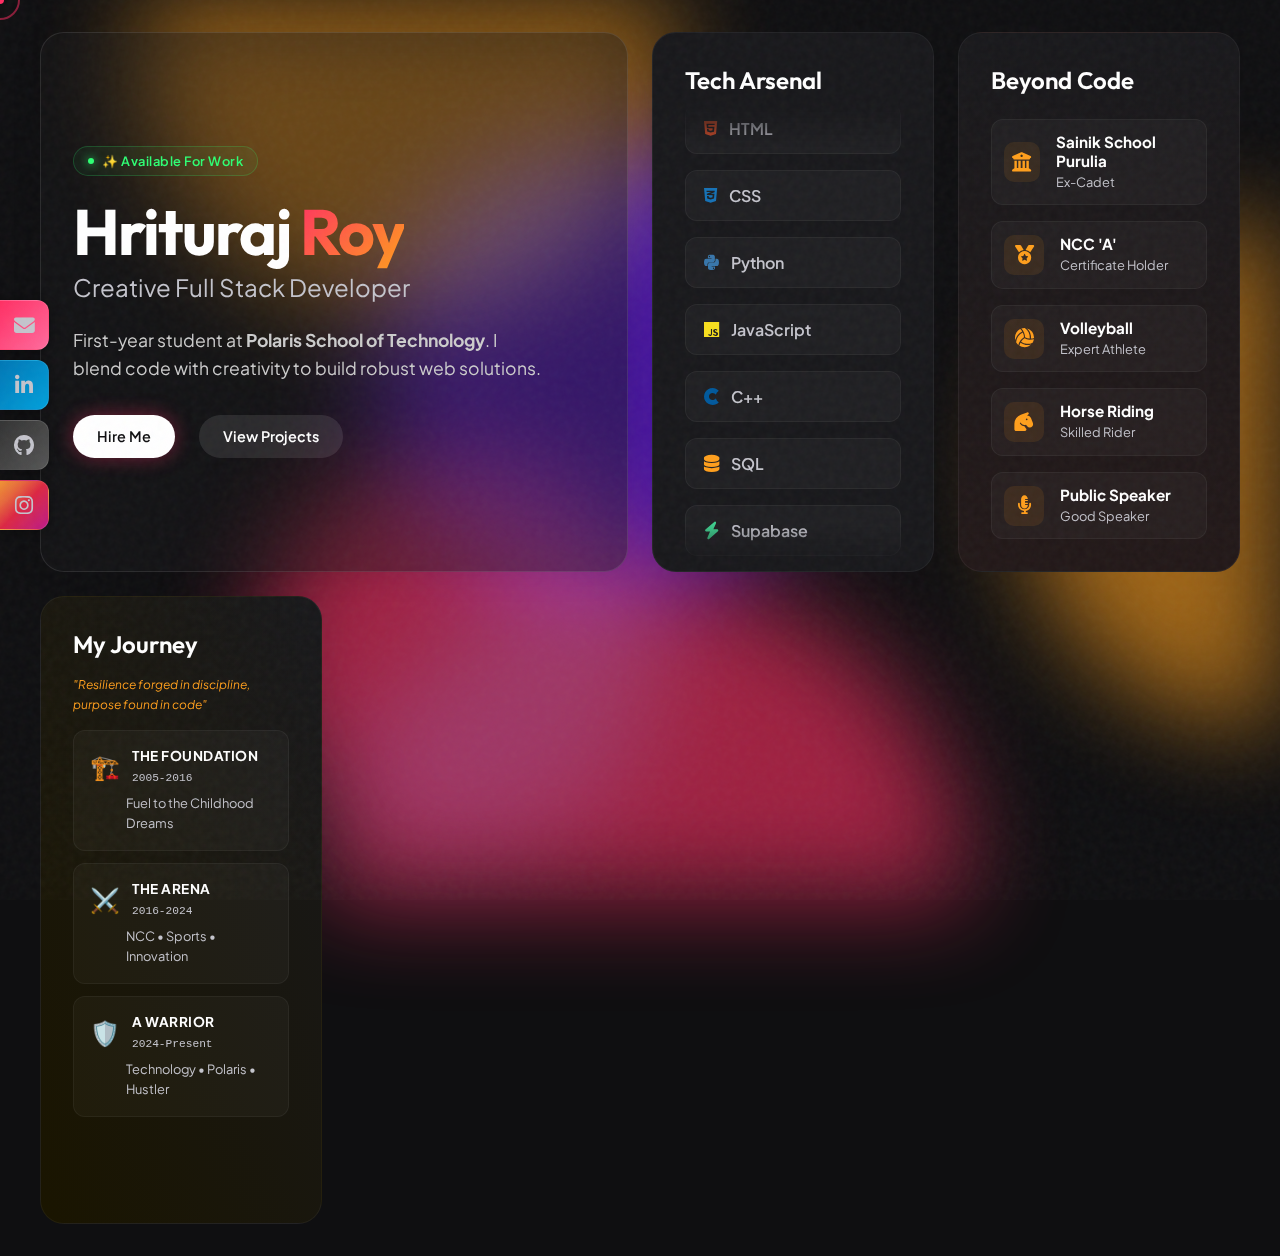
<file: index.html>
<!DOCTYPE html>
<html lang="en">

<head>
    <meta charset="UTF-8">
    <meta name="viewport" content="width=device-width, initial-scale=1.0">
    <title>Hrituraj Roy | Full Stack Developer</title>
    <meta name="description" content="Portfolio of Hrituraj Roy - Full Stack Developer, Athlete, & Innovator.">
    <link rel="stylesheet" href="style.css">
    <link rel="preconnect" href="https://fonts.googleapis.com">
    <link rel="preconnect" href="https://fonts.gstatic.com" crossorigin>
    <link
        href="https://fonts.googleapis.com/css2?family=Outfit:wght@400;600;800&family=Plus+Jakarta+Sans:wght@400;500;700&display=swap"
        rel="stylesheet">
    <link rel="stylesheet" href="https://cdnjs.cloudflare.com/ajax/libs/font-awesome/6.4.0/css/all.min.css">
</head>

<body>
    <div class="cursor-dot"></div>
    <div class="cursor-outline"></div>
    <canvas id="particle-canvas"></canvas>
    <div class="grain-overlay"></div>

    <main class="bento-container">

        <!-- Tile 1: Intro / Hero -->
        <div class="bento-tile tile-intro">
            <div class="profile-header">
                <div class="status-badge">✨ Available For Work</div>
                <h1 id="header-name"><span id="name-text">Hrituraj</span> <span class="gradient-text"
                        id="surname-text">Roy</span></h1>
                <h2>Creative Full Stack Developer</h2>
                <p>First-year student at <strong>Polaris School of Technology</strong>. I blend code with creativity to
                    build robust web solutions.</p>
                <div class="intro-actions">
                    <a href="contact.html" class="btn btn-primary">Hire Me</a>
                    <a href="#projects" class="btn btn-secondary">View Projects</a>
                </div>
            </div>
        </div>

        <!-- Tile 2: Tech Stack (Marquee) -->
        <div class="bento-tile tile-stack">
            <h3>Tech Arsenal</h3>
            <div class="marquee-wrapper">
                <div class="marquee-content">
                    <div class="stack-item"><i class="fab fa-html5"></i> <span>HTML</span></div>
                    <div class="stack-item"><i class="fab fa-css3-alt"></i> <span>CSS</span></div>
                    <div class="stack-item"><i class="fab fa-python"></i> <span>Python</span></div>
                    <div class="stack-item"><i class="fab fa-js"></i> <span>JavaScript</span></div>
                    <div class="stack-item"><i class="fab fa-cuttlefish"></i> <span>C++</span></div>
                    <div class="stack-item"><i class="fas fa-database"></i> <span>SQL</span></div>
                    <div class="stack-item"><i class="fas fa-bolt"></i> <span>Supabase</span></div>
                    <div class="stack-item"><i class="fab fa-envira"></i> <span>Django</span></div>

                    <!-- Duplicate for seamless loop -->
                    <div class="stack-item"><i class="fab fa-html5"></i> <span>HTML</span></div>
                    <div class="stack-item"><i class="fab fa-css3-alt"></i> <span>CSS</span></div>
                    <div class="stack-item"><i class="fab fa-python"></i> <span>Python</span></div>
                    <div class="stack-item"><i class="fab fa-js"></i> <span>JavaScript</span></div>
                    <div class="stack-item"><i class="fab fa-cuttlefish"></i> <span>C++</span></div>
                    <div class="stack-item"><i class="fas fa-database"></i> <span>SQL</span></div>
                    <div class="stack-item"><i class="fas fa-bolt"></i> <span>Supabase</span></div>
                    <div class="stack-item"><i class="fab fa-envira"></i> <span>Django</span></div>
                </div>
            </div>
        </div>

        <!-- Tile 3: The Athlete & Leader -->
        <div class="bento-tile tile-athlete">
            <h3>Beyond Code</h3>
            <div class="achievements-grid">
                <div class="achievement-card">
                    <div class="icon-box"><i class="fas fa-university"></i></div>
                    <div class="ach-text">
                        <h4>Sainik School Purulia</h4>
                        <p>Ex-Cadet</p>
                    </div>
                </div>
                <div class="achievement-card">
                    <div class="icon-box"><i class="fas fa-medal"></i></div>
                    <div class="ach-text">
                        <h4>NCC 'A'</h4>
                        <p>Certificate Holder</p>
                    </div>
                </div>
                <div class="achievement-card">
                    <div class="icon-box"><i class="fas fa-volleyball-ball"></i></div>
                    <div class="ach-text">
                        <h4>Volleyball</h4>
                        <p>Expert Athlete</p>
                    </div>
                </div>
                <div class="achievement-card">
                    <div class="icon-box"><i class="fas fa-horse-head"></i></div>
                    <div class="ach-text">
                        <h4>Horse Riding</h4>
                        <p>Skilled Rider</p>
                    </div>
                </div>
                <div class="achievement-card">
                    <div class="icon-box"><i class="fas fa-microphone-alt"></i></div>
                    <div class="ach-text">
                        <h4>Public Speaker</h4>
                        <p>Good Speaker</p>
                    </div>
                </div>
            </div>
        </div>

        <!-- Tile 4: My Journey - 3 Phases -->
        <div class="bento-tile tile-exp">
            <h3>My Journey</h3>
            <p class="journey-tagline">"Resilience forged in discipline, purpose found in code"</p>

            <div class="journey-phases">
                <!-- Phase 1: Roots -->
                <div class="phase-card" data-phase="roots">
                    <div class="phase-header">
                        <div class="phase-icon">🏗️</div>
                        <div class="phase-info">
                            <h4>THE FOUNDATION </h4>
                            <span class="phase-years">2005-2016</span>
                        </div>
                    </div>
                    <p class="phase-summary">Fuel to the Childhood Dreams</p>
                    <div class="phase-tooltip">
                        <strong>Where it began:</strong> Born in a small village, my mother saw potential beyond our
                        circumstances. Her courage moved us to town school, where I discovered Sainik School Purulia.
                        Earned my place there and shaped by merit.
                    </div>
                </div>

                <!-- Phase 2: Warrior -->
                <div class="phase-card" data-phase="warrior">
                    <div class="phase-header">
                        <div class="phase-icon">⚔️</div>
                        <div class="phase-info">
                            <h4>THE ARENA</h4>
                            <span class="phase-years">2016-2024</span>
                        </div>
                    </div>
                    <p class="phase-summary">NCC • Sports • Innovation</p>
                    <div class="phase-tooltip">
                        Thrived in boarding school's military environment.
                        Led NCC drills,pushed physical limits. Then ATAL Innovation
                        Mission opened a new world—IoT, sensors, code. Built projects, won district events. Soldier
                        mindset met maker spirit.
                    </div>
                </div>

                <!-- Phase 3: Builder -->
                <div class="phase-card" data-phase="builder">
                    <div class="phase-header">
                        <div class="phase-icon">🛡️</div>
                        <div class="phase-info">
                            <h4>A WARRIOR</h4>
                            <span class="phase-years">2024-Present</span>
                        </div>
                    </div>
                    <p class="phase-summary">Technology • Polaris • Hustler</p>
                    <div class="phase-tooltip">
                        Army didn't happen. Hurt, but didn't break.
                        Channeled that warrior discipline into full-stack development at Polaris School of Technology.
                        Building solutions that matter. Hackathons, freelance and relentless
                        growth with unstoppable momentum.
                    </div>
                </div>
            </div>
        </div>

        <!-- Tile 5: Project 1 (ProfileHub) -->
        <!-- Tile 5: Projects Gallery -->
        <div class="bento-tile tile-gallery" id="projects">
            <h3 style="grid-column: 1 / -1; margin-bottom: 0;">Featured Projects</h3>
            <div class="gallery-grid">
                <!-- Project 1 -->
                <div class="project-card">
                    <div class="project-image" style="background: linear-gradient(135deg, #2a1b2d, #18181b);">
                        <i class="fas fa-user-circle"></i>
                    </div>
                    <div class="project-info">
                        <div class="project-tag" data-tooltip="Django backend + PostgreSQL database">Full Stack</div>
                        <h4>ProfileHub (Django)</h4>
                        <p>Secure authentication & profile management system with PostgreSQL.</p>
                        <div class="project-links">
                            <a href="https://8byte-beryl.vercel.app" target="_blank">Live</a>
                            <a href="https://github.com/Roy-code5k/Django_User_Auth" target="_blank">GitHub</a>
                        </div>
                    </div>
                </div>

                <!-- Project 2 -->
                <div class="project-card">
                    <div class="project-image" style="background: linear-gradient(135deg, #1d2a35, #18181b);">
                        <i class="fas fa-shield-alt"></i>
                    </div>
                    <div class="project-info">
                        <div class="project-tag" data-tooltip="C++ firmware + IoT sensors">IoT & C++</div>
                        <h4>Home Security</h4>
                        <p>Real-time surveillance system integrating hardware sensors.</p>
                        <div class="project-links">
                            <a href="https://github.com/Roy-code5k/Home-Security-System" target="_blank">GitHub</a>
                        </div>
                    </div>
                </div>

                <!-- Project 3 -->
                <div class="project-card">
                    <div class="project-image" style="background: linear-gradient(135deg, #2a251b, #18181b);">
                        <i class="fas fa-user-md"></i>
                    </div>
                    <div class="project-info">
                        <div class="project-tag" data-tooltip="HTML, CSS, JavaScript + Vercel">Freelance</div>
                        <h4>Neuroconsultation</h4>
                        <p>Medical portfolio for Dr. Parth with patient resource management.</p>
                        <div class="project-links">
                            <a href="https://parthsorathiya.com/" target="_blank">Live</a>
                            <a href="https://github.com/Roy-code5k/dr-parth-portfolio-website"
                                target="_blank">GitHub</a>
                        </div>
                    </div>
                </div>
            </div>
        </div>

        <!-- Tile 6: Inspirational Quote -->
        <div class="bento-tile tile-quote">
            <blockquote>"My voice must be the loudest in the crowd to cheer for myself. If I don't then the crowd won't
                "
            </blockquote>
            <cite>— Cdt. Hrituraj Roy</cite>
        </div>


    </main>

    <!-- Social Icons - Left Edge -->
    <a href="mailto:hriturajroy2005@gmail.com" class="social-peek social-email" data-tooltip="Email"
        style="top: calc(50% - 150px);">
        <i class="fas fa-envelope"></i>
    </a>
    <a href="https://www.linkedin.com/in/hrituraj-roy-12340a299/" target="_blank" class="social-peek social-linkedin"
        data-tooltip="LinkedIn" style="top: calc(50% - 90px);">
        <i class="fab fa-linkedin-in"></i>
    </a>
    <a href="https://github.com/Roy-code5k" target="_blank" class="social-peek social-github" data-tooltip="GitHub"
        style="top: calc(50% - 30px);">
        <i class="fab fa-github"></i>
    </a>
    <a href="https://www.instagram.com/cdt.hrituraj_roy/" target="_blank" class="social-peek social-instagram"
        data-tooltip="Instagram" style="top: calc(50% + 30px);">
        <i class="fab fa-instagram"></i>
    </a>

    </main>

    <script src="script.js"></script>
</body>

</html>
</file>
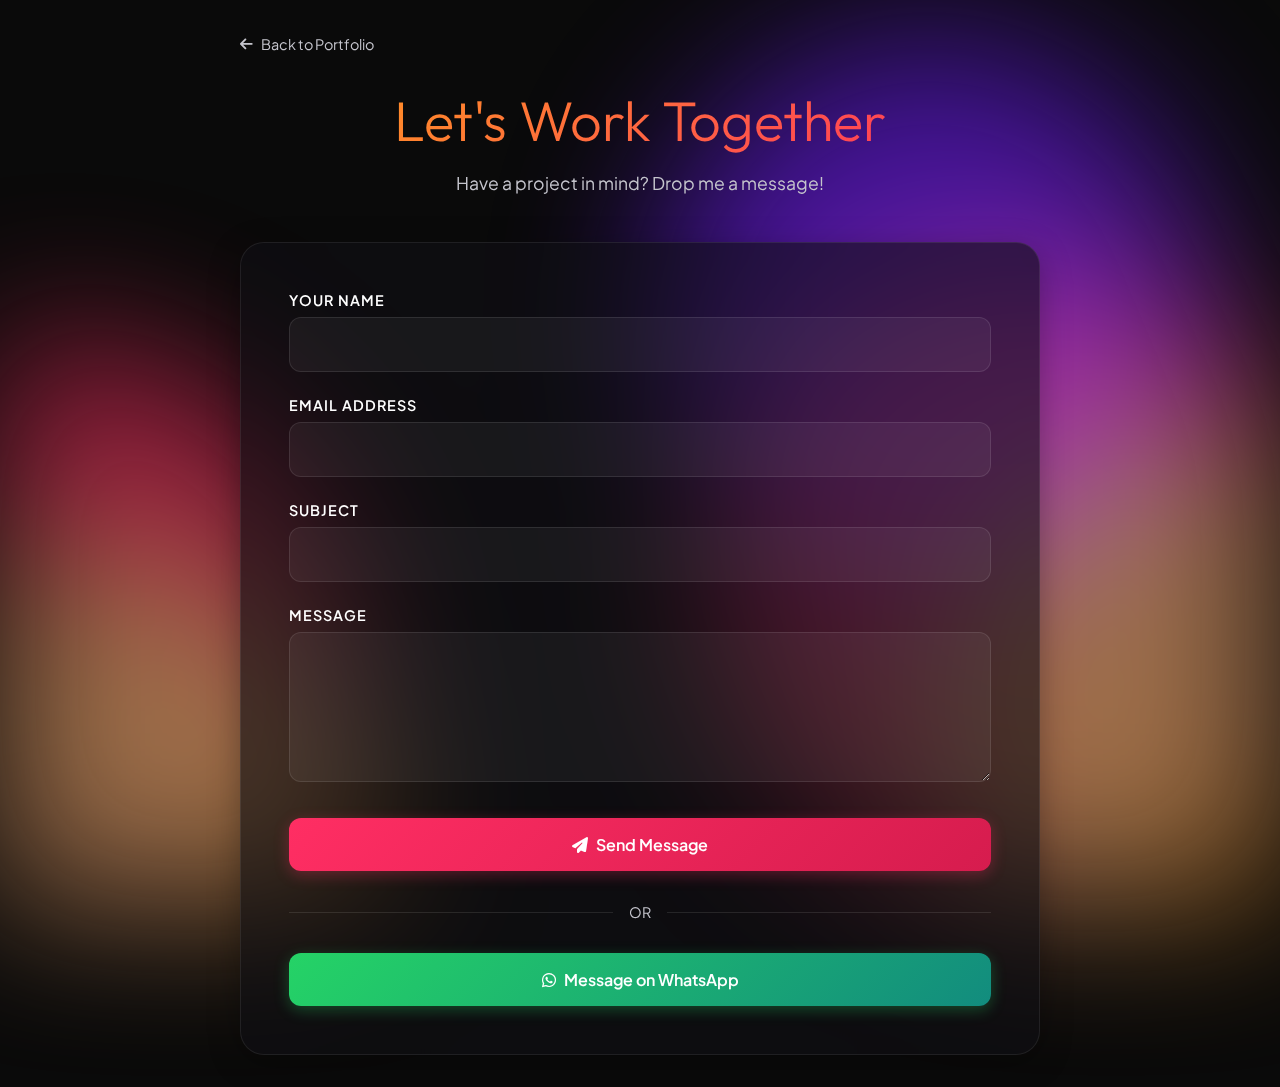
<file: contact.html>
<!DOCTYPE html>
<html lang="en">

<head>
    <meta charset="UTF-8">
    <meta name="viewport" content="width=device-width, initial-scale=1.0">
    <title>Contact Me - Hrituraj Roy</title>
    <link rel="preconnect" href="https://fonts.googleapis.com">
    <link rel="preconnect" href="https://fonts.gstatic.com" crossorigin>
    <link
        href="https://fonts.googleapis.com/css2?family=Outfit:wght@300;400;600;700&family=Plus+Jakarta+Sans:wght@400;600&display=swap"
        rel="stylesheet">
    <link rel="stylesheet" href="https://cdnjs.cloudflare.com/ajax/libs/font-awesome/6.4.0/css/all.min.css">
    <style>
        :root {
            --bg-primary: #0a0a0a;
            --bg-secondary: #18181b;
            --text-primary: #ffffff;
            --text-muted: #c4c4cc;
            --accent-pink: #FF2E63;
            --accent-orange: #FF9F1C;
            --font-heading: 'Outfit', sans-serif;
            --font-body: 'Plus Jakarta Sans', sans-serif;
        }

        * {
            margin: 0;
            padding: 0;
            box-sizing: border-box;
        }

        body {
            font-family: var(--font-body);
            background: var(--bg-primary);
            color: var(--text-primary);
            min-height: 100vh;
            display: flex;
            align-items: center;
            justify-content: center;
            padding: 2rem;
            overflow-x: hidden;
            position: relative;
        }

        /* Animated Background */
        #particle-canvas {
            position: fixed;
            top: 0;
            left: 0;
            width: 100%;
            height: 100%;
            z-index: 0;
            opacity: 0.6;
            filter: blur(80px);
        }

        .contact-container {
            position: relative;
            z-index: 1;
            max-width: 800px;
            width: 100%;
        }

        .back-button {
            display: inline-flex;
            align-items: center;
            gap: 0.5rem;
            color: var(--text-muted);
            text-decoration: none;
            font-size: 0.9rem;
            margin-bottom: 2rem;
            transition: all 0.3s ease;
        }

        .back-button:hover {
            color: var(--accent-pink);
            transform: translateX(-5px);
        }

        .contact-header {
            text-align: center;
            margin-bottom: 3rem;
        }

        .contact-header h1 {
            font-family: var(--font-heading);
            font-size: 3.5rem;
            font-weight: 300;
            margin-bottom: 1rem;
            background: linear-gradient(135deg, var(--accent-orange), var(--accent-pink));
            -webkit-background-clip: text;
            -webkit-text-fill-color: transparent;
            background-clip: text;
        }

        .contact-header p {
            color: var(--text-muted);
            font-size: 1.1rem;
        }

        .contact-card {
            background: rgba(15, 15, 20, 0.6);
            backdrop-filter: blur(16px);
            -webkit-backdrop-filter: blur(16px);
            border: 1px solid rgba(255, 255, 255, 0.08);
            border-radius: 24px;
            padding: 3rem;
            box-shadow: 0 8px 32px 0 rgba(0, 0, 0, 0.3);
        }

        .form-group {
            margin-bottom: 1.5rem;
        }

        .form-group label {
            display: block;
            margin-bottom: 0.5rem;
            color: var(--text-primary);
            font-weight: 600;
            font-size: 0.9rem;
            text-transform: uppercase;
            letter-spacing: 1px;
        }

        .form-group input,
        .form-group textarea {
            width: 100%;
            padding: 1rem;
            background: rgba(255, 255, 255, 0.05);
            border: 1px solid rgba(255, 255, 255, 0.1);
            border-radius: 12px;
            color: var(--text-primary);
            font-family: var(--font-body);
            font-size: 1rem;
            transition: all 0.3s ease;
        }

        .form-group input:focus,
        .form-group textarea:focus {
            outline: none;
            border-color: var(--accent-pink);
            background: rgba(255, 255, 255, 0.08);
            box-shadow: 0 0 0 3px rgba(255, 46, 99, 0.1);
        }

        .form-group textarea {
            resize: vertical;
            min-height: 150px;
        }

        .form-actions {
            display: flex;
            gap: 1rem;
            margin-top: 2rem;
        }

        .btn {
            flex: 1;
            padding: 1rem 2rem;
            border: none;
            border-radius: 12px;
            font-family: var(--font-body);
            font-size: 1rem;
            font-weight: 600;
            cursor: pointer;
            transition: all 0.3s ease;
            display: flex;
            align-items: center;
            justify-content: center;
            gap: 0.5rem;
            text-decoration: none;
        }

        .btn-primary {
            background: linear-gradient(135deg, var(--accent-pink), #d61c4e);
            color: white;
            box-shadow: 0 4px 15px rgba(255, 46, 99, 0.3);
        }

        .btn-primary:hover {
            transform: translateY(-2px);
            box-shadow: 0 6px 20px rgba(255, 46, 99, 0.4);
        }

        .btn-whatsapp {
            background: linear-gradient(135deg, #25D366, #128C7E);
            color: white;
            box-shadow: 0 4px 15px rgba(37, 211, 102, 0.3);
        }

        .btn-whatsapp:hover {
            transform: translateY(-2px);
            box-shadow: 0 6px 20px rgba(37, 211, 102, 0.4);
        }

        .divider {
            display: flex;
            align-items: center;
            text-align: center;
            margin: 2rem 0;
            color: var(--text-muted);
        }

        .divider::before,
        .divider::after {
            content: '';
            flex: 1;
            border-bottom: 1px solid rgba(255, 255, 255, 0.1);
        }

        .divider span {
            padding: 0 1rem;
            font-size: 0.9rem;
        }

        /* Success Message */
        .success-message {
            display: none;
            padding: 1rem;
            background: rgba(46, 255, 116, 0.1);
            border: 1px solid rgba(46, 255, 116, 0.3);
            border-radius: 12px;
            color: #2eff74;
            margin-bottom: 1rem;
            text-align: center;
        }

        .success-message.show {
            display: block;
        }

        /* Responsive */
        @media (max-width: 768px) {
            .contact-header h1 {
                font-size: 2.5rem;
            }

            .contact-card {
                padding: 2rem;
            }

            .form-actions {
                flex-direction: column;
            }
        }
    </style>
</head>

<body>
    <canvas id="particle-canvas"></canvas>

    <div class="contact-container">
        <a href="index.html" class="back-button">
            <i class="fas fa-arrow-left"></i>
            Back to Portfolio
        </a>

        <div class="contact-header">
            <h1>Let's Work Together</h1>
            <p>Have a project in mind? Drop me a message!</p>
        </div>

        <div class="contact-card">
            <div class="success-message" id="successMessage">
                <i class="fas fa-check-circle"></i>
                Message sent successfully! I'll get back to you soon.
            </div>

            <form action="https://formspree.io/f/mwvvorlk" method="POST" id="contactForm">
                <div class="form-group">
                    <label for="name">Your Name</label>
                    <input type="text" id="name" name="name" required>
                </div>

                <div class="form-group">
                    <label for="email">Email Address</label>
                    <input type="email" id="email" name="email" required>
                </div>

                <div class="form-group">
                    <label for="subject">Subject</label>
                    <input type="text" id="subject" name="subject" required>
                </div>

                <div class="form-group">
                    <label for="message">Message</label>
                    <textarea id="message" name="message" required></textarea>
                </div>

                <div class="form-actions">
                    <button type="submit" class="btn btn-primary">
                        <i class="fas fa-paper-plane"></i>
                        Send Message
                    </button>
                </div>
            </form>

            <div class="divider">
                <span>OR</span>
            </div>

            <a href="https://wa.me/916295852503?text=Hi%20Hrituraj%2C%20I%27d%20like%20to%20discuss%20a%20project%20with%20you."
                target="_blank" class="btn btn-whatsapp">
                <i class="fab fa-whatsapp"></i>
                Message on WhatsApp
            </a>
        </div>
    </div>

    <script>
        // Animated Background (same as portfolio)
        const canvas = document.getElementById('particle-canvas');
        const ctx = canvas.getContext('2d');
        canvas.width = window.innerWidth;
        canvas.height = window.innerHeight;

        let mouseX = window.innerWidth / 2;
        let mouseY = window.innerHeight / 2;

        window.addEventListener('mousemove', (e) => {
            mouseX = e.clientX;
            mouseY = e.clientY;
        });

        class Orb {
            constructor(color) {
                this.radius = (Math.random() * 150) + 200;
                this.x = Math.random() * canvas.width;
                this.y = Math.random() * canvas.height;
                this.dx = (Math.random() - 0.5) * 1.5;
                this.dy = (Math.random() - 0.5) * 1.5;
                this.color = color;
                this.baseRadius = this.radius;
                this.angle = Math.random() * Math.PI * 2;
                this.pulseSpeed = 0.02;
            }

            draw() {
                ctx.beginPath();
                ctx.arc(this.x, this.y, this.radius, 0, Math.PI * 2, false);
                ctx.fillStyle = this.color;
                ctx.fill();
                ctx.closePath();
            }

            update() {
                this.angle += this.pulseSpeed;
                this.radius = this.baseRadius + Math.sin(this.angle) * 20;

                const dxMouse = mouseX - this.x;
                const dyMouse = mouseY - this.y;
                const distance = Math.sqrt(dxMouse * dxMouse + dyMouse * dyMouse);
                const interactionRadius = 400;

                if (distance < interactionRadius) {
                    const forceDirectionX = dxMouse / distance;
                    const forceDirectionY = dyMouse / distance;
                    const force = (interactionRadius - distance) / interactionRadius;
                    const directionX = forceDirectionX * force * 3;
                    const directionY = forceDirectionY * force * 3;

                    this.x -= directionX;
                    this.y -= directionY;
                }

                if (this.x + this.radius > canvas.width) this.dx = -Math.abs(this.dx);
                if (this.x - this.radius < 0) this.dx = Math.abs(this.dx);
                if (this.y + this.radius > canvas.height) this.dy = -Math.abs(this.dy);
                if (this.y - this.radius < 0) this.dy = Math.abs(this.dy);

                this.x += this.dx;
                this.y += this.dy;

                this.draw();
            }
        }

        let orbs = [
            new Orb('#FF2E63'),
            new Orb('#FF9F1C'),
            new Orb('#FF2E63'),
            new Orb('#FF9F1C'),
            new Orb('#6C1BF9')
        ];

        function animate() {
            requestAnimationFrame(animate);
            ctx.clearRect(0, 0, canvas.width, canvas.height);
            ctx.globalCompositeOperation = 'screen';

            for (let i = 0; i < orbs.length; i++) {
                orbs[i].update();
            }

            ctx.globalCompositeOperation = 'source-over';
        }

        window.addEventListener('resize', () => {
            canvas.width = window.innerWidth;
            canvas.height = window.innerHeight;
        });

        animate();

        // Form submission handling
        const form = document.getElementById('contactForm');
        const successMessage = document.getElementById('successMessage');

        form.addEventListener('submit', async (e) => {
            e.preventDefault();

            const formData = new FormData(form);

            try {
                const response = await fetch(form.action, {
                    method: 'POST',
                    body: formData,
                    headers: {
                        'Accept': 'application/json'
                    }
                });

                if (response.ok) {
                    successMessage.classList.add('show');
                    form.reset();
                    setTimeout(() => {
                        successMessage.classList.remove('show');
                    }, 5000);
                } else {
                    alert('Oops! There was a problem submitting your form');
                }
            } catch (error) {
                alert('Oops! There was a problem submitting your form');
            }
        });
    </script>
</body>

</html>
</file>
<file: style.css>
:root {
    --bg-color: #0f0f11;
    --card-bg: #18181b;
    --card-hover: #27272a;
    --text-primary: #ffffff;
    --text-muted: #c4c4cc;
    --accent-pink: #FF2E63;
    --accent-orange: #FF9F1C;
    --gradient-text: linear-gradient(135deg, var(--accent-pink), var(--accent-orange));

    --font-heading: 'Outfit', sans-serif;
    --font-body: 'Plus Jakarta Sans', sans-serif;

    --gap: 1.5rem;
    --radius: 24px;
}

* {
    margin: 0;
    padding: 0;
    box-sizing: border-box;
}

body {
    background-color: var(--bg-color);
    color: var(--text-primary);
    font-family: var(--font-body);
    min-height: 100vh;
    padding: 2rem;
    display: flex;
    justify-content: center;
    align-items: center;
    position: relative;
    overflow-x: hidden;
}

/* 1. Grain Texture */
.grain-overlay {
    position: fixed;
    top: 0;
    left: 0;
    width: 100%;
    height: 100%;
    pointer-events: none;
    z-index: 9000;
    opacity: 0.04;
    background-image: url("data:image/svg+xml,%3Csvg viewBox='0 0 200 200' xmlns='http://www.w3.org/2000/svg'%3E%3Cfilter id='noiseFilter'%3E%3CfeTurbulence type='fractalNoise' baseFrequency='0.65' numOctaves='3' stitchTiles='stitch'/%3E%3C/filter%3E%3Crect width='100%25' height='100%25' filter='url(%23noiseFilter)'/%3E%3C/svg%3E");
}

/* 2. Particle Canvas (Fluid Blur) */
#particle-canvas {
    position: fixed;
    top: 0;
    left: 0;
    width: 100%;
    height: 100%;
    z-index: 0;
    pointer-events: none;
    filter: blur(50px);
    opacity: 0.6;
}

/* Custom Cursor */
.cursor-dot,
.cursor-outline {
    position: fixed;
    top: 0;
    left: 0;
    transform: translate(-50%, -50%);
    border-radius: 50%;
    z-index: 9999;
    pointer-events: none;
}

.cursor-dot {
    width: 8px;
    height: 8px;
    background-color: var(--accent-pink);
}

.cursor-outline {
    width: 40px;
    height: 40px;
    border: 2px solid var(--accent-pink);
    opacity: 0.5;
    transition: 0.2s;
}

/* Cursor Particle Trail */
.cursor-particle {
    position: fixed;
    width: 4px;
    height: 4px;
    background: var(--accent-pink);
    border-radius: 50%;
    pointer-events: none;
    z-index: 9998;
    animation: particleFade 0.8s ease-out forwards;
}

@keyframes particleFade {
    0% {
        opacity: 0.8;
        transform: scale(1);
    }

    100% {
        opacity: 0;
        transform: scale(0.3) translateY(20px);
    }
}

/* Bento Container */
.bento-container {
    display: grid;
    grid-template-columns: repeat(4, 1fr);
    grid-template-rows: repeat(4, minmax(180px, auto));
    gap: var(--gap);
    max-width: 1200px;
    width: 100%;
}

/* Tile Basics */
.bento-tile {
    background: var(--card-bg);
    border-radius: var(--radius);
    padding: 2rem;
    position: relative;
    overflow: hidden;
    transition: transform 0.3s ease, background 0.3s ease, box-shadow 0.3s ease;
    border: 1px solid rgba(255, 255, 255, 0.05);
    display: flex;
    flex-direction: column;
    opacity: 0;
    transform: translateY(20px);
    transform-style: preserve-3d;
    perspective: 1000px;
}

.bento-tile:hover {
    transform: translateY(-5px) rotateX(2deg) rotateY(-2deg);
    background: var(--card-hover);
    border-color: rgba(255, 255, 255, 0.1);
    box-shadow: 0 20px 40px -10px rgba(0, 0, 0, 0.5), 0 0 30px rgba(255, 46, 99, 0.1);
}

/* Typography */
h1 {
    font-family: var(--font-heading);
    font-size: 3rem;
    font-weight: 300;
    line-height: 1.1;
    margin-bottom: 0.5rem;
}

h2 {
    font-size: 1.25rem;
    font-weight: 400;
    color: var(--text-muted);
    margin-bottom: 1.5rem;
}

h3 {
    font-family: var(--font-heading);
    font-size: 1.5rem;
    font-weight: 600;
    margin-bottom: 1.5rem;
}

h4 {
    font-size: 1.25rem;
    font-weight: 700;
    margin-bottom: 0.5rem;
}

p {
    color: var(--text-muted);
    font-size: 0.95rem;
    font-weight: 400;
    line-height: 1.6;
}

.gradient-text {
    background: var(--gradient-text);
    -webkit-background-clip: text;
    background-clip: text;
    color: transparent;
}

/* Buttons */
.btn {
    display: inline-block;
    padding: 0.8rem 1.5rem;
    border-radius: 50px;
    font-weight: 600;
    text-decoration: none;
    font-size: 0.9rem;
    transition: 0.3s;
}

.btn-primary {
    background: var(--text-primary);
    color: var(--bg-color);
    position: relative;
    animation: pulseGlow 2s ease-in-out infinite;
    box-shadow: 0 0 20px rgba(255, 46, 99, 0.4);
}

.btn-primary:hover {
    background: var(--accent-pink);
    color: white;
    animation: none;
    box-shadow: 0 0 30px rgba(255, 46, 99, 0.6);
    transform: translateY(-2px);
}

@keyframes pulseGlow {

    0%,
    100% {
        box-shadow: 0 0 20px rgba(255, 46, 99, 0.4), 0 0 40px rgba(255, 46, 99, 0.2);
    }

    50% {
        box-shadow: 0 0 30px rgba(255, 46, 99, 0.6), 0 0 60px rgba(255, 46, 99, 0.3);
    }
}

.btn-secondary {
    background: rgba(255, 255, 255, 0.1);
    color: var(--text-primary);
    margin-left: 0.5rem;
}

.btn-secondary:hover {
    background: rgba(255, 255, 255, 0.15);
    border-color: white;
    transform: translateY(-2px);
}

/* === TILE LAYOUTS === */

/* Intro Tile: Rows 1-2, Cols 1-2 */
.tile-intro {
    grid-column: span 2;
    grid-row: span 2;
    background: rgba(24, 24, 27, 0.4);
    backdrop-filter: blur(12px);
    -webkit-backdrop-filter: blur(12px);
    box-shadow: 0 4px 30px rgba(0, 0, 0, 0.1);
    border: 1px solid rgba(255, 255, 255, 0.1);
    justify-content: center;
    align-items: flex-start;
    text-align: left;
    transition: all 0.4s ease;
}

.tile-intro:hover {
    background: rgba(24, 24, 27, 0.6);
    border-color: rgba(255, 255, 255, 0.3);
    box-shadow: 0 0 20px rgba(255, 46, 99, 0.2), 0 5px 15px rgba(0, 0, 0, 0.3);
    transform: translateY(-5px) scale(1.01);
}

.status-badge {
    display: inline-flex;
    align-items: center;
    gap: 8px;
    background: rgba(46, 255, 116, 0.05);
    color: #2eff74;
    padding: 6px 14px;
    border-radius: 20px;
    font-size: 0.8rem;
    font-weight: 600;
    margin-bottom: 1.5rem;
    border: 1px solid rgba(46, 255, 116, 0.2);
    letter-spacing: 0.5px;
}

.status-badge::before {
    content: '';
    width: 6px;
    height: 6px;
    background-color: #2eff74;
    border-radius: 50%;
    box-shadow: 0 0 10px #2eff74;
    animation: pulse 2s infinite;
}

@keyframes pulse {
    0% {
        opacity: 1;
        box-shadow: 0 0 0 0 rgba(46, 255, 116, 0.4);
    }

    70% {
        opacity: 1;
        box-shadow: 0 0 0 6px rgba(46, 255, 116, 0);
    }

    100% {
        opacity: 1;
        box-shadow: 0 0 0 0 rgba(46, 255, 116, 0);
    }
}

.tile-intro h1 {
    font-size: 4rem;
    font-weight: 700;
    letter-spacing: -2px;
    margin-bottom: 0.5rem;
    line-height: 1;
}

.tile-intro h2 {
    font-size: 1.5rem;
    color: var(--text-muted);
    font-weight: 400;
    margin-bottom: 1.5rem;
}

.tile-intro p {
    max-width: 90%;
    margin-bottom: 2rem;
    font-size: 1.1rem;
    color: #cccccc;
}

.intro-actions {
    display: flex;
    gap: 1rem;
}

/* Tech Stack Tile: Row 1-2, Col 3 */
.tile-stack {
    grid-column: span 1;
    grid-row: span 2;
    overflow: hidden;
    padding-left: 0;
    padding-right: 0;
    justify-content: flex-start;
    position: relative;
    padding-top: 1.5rem;
}

.tile-stack h3 {
    padding-left: 2rem;
    z-index: 10;
    position: relative;
    margin-top: 0.5rem;
    margin-bottom: 0;
}

.marquee-wrapper {
    position: absolute;
    top: 70px;
    left: 0;
    width: 100%;
    bottom: 0;
    overflow: hidden;
    mask-image: linear-gradient(to bottom, transparent, black 10%, black 90%, transparent);
    -webkit-mask-image: linear-gradient(to bottom, transparent, black 10%, black 90%, transparent);
}

.marquee-content {
    display: flex;
    flex-direction: column;
    gap: 1rem;
    padding: 0 2rem;
    animation: scrollVertical 20s linear infinite;
}

@keyframes scrollVertical {
    0% {
        transform: translateY(0);
    }

    100% {
        transform: translateY(-50%);
    }
}

.stack-item {
    display: flex;
    align-items: center;
    gap: 12px;
    font-weight: 600;
    color: var(--text-muted);
    padding: 14px 18px;
    background: rgba(255, 255, 255, 0.03);
    border-radius: 12px;
    border: 1px solid rgba(255, 255, 255, 0.05);
    transition: all 0.3s ease;
}

.stack-item:hover {
    background: rgba(255, 255, 255, 0.08);
    border-color: rgba(255, 255, 255, 0.2);
    transform: translateX(5px);
    color: white;
}

.stack-item i {
    font-size: 1.1rem;
    transition: 0.3s;
}

/* Brand Colors */
.stack-item:has(.fa-html5):hover {
    box-shadow: 0 0 15px rgba(227, 79, 38, 0.2);
    border-color: rgba(227, 79, 38, 0.5);
}

.stack-item:has(.fa-html5) i {
    color: #E34F26;
}

.stack-item:has(.fa-css3-alt):hover {
    box-shadow: 0 0 15px rgba(21, 114, 182, 0.2);
    border-color: rgba(21, 114, 182, 0.5);
}

.stack-item:has(.fa-css3-alt) i {
    color: #1572B6;
}

.stack-item:has(.fa-python):hover {
    box-shadow: 0 0 15px rgba(55, 118, 171, 0.2);
    border-color: rgba(55, 118, 171, 0.5);
}

.stack-item:has(.fa-python) i {
    color: #3776AB;
}

.stack-item:has(.fa-js):hover {
    box-shadow: 0 0 15px rgba(247, 223, 30, 0.2);
    border-color: rgba(247, 223, 30, 0.5);
}

.stack-item:has(.fa-js) i {
    color: #F7DF1E;
}

.stack-item:has(.fa-cuttlefish):hover {
    box-shadow: 0 0 15px rgba(0, 89, 156, 0.2);
    border-color: rgba(0, 89, 156, 0.5);
}

.stack-item:has(.fa-cuttlefish) i {
    color: #00599C;
}

.stack-item:has(.fa-database):hover {
    box-shadow: 0 0 15px rgba(255, 159, 28, 0.2);
    border-color: rgba(255, 159, 28, 0.5);
}

.stack-item:has(.fa-database) i {
    color: #FF9F1C;
}

.stack-item:has(.fa-bolt):hover {
    box-shadow: 0 0 15px rgba(62, 207, 142, 0.2);
    border-color: rgba(62, 207, 142, 0.5);
}

.stack-item:has(.fa-bolt) i {
    color: #3ECF8E;
}

.stack-item:has(.fa-envira):hover {
    box-shadow: 0 0 15px rgba(9, 46, 32, 0.4);
    border-color: rgba(9, 46, 32, 0.6);
}

.stack-item:has(.fa-envira) i {
    color: #092E20;
}

/* Athlete Tile: Row 1-2, Col 4 */
.tile-athlete {
    grid-column: span 1;
    grid-row: span 2;
    background: linear-gradient(to bottom, #18181b, #221818);
    display: flex;
    flex-direction: column;
}

.achievements-grid {
    display: flex;
    flex-direction: column;
    gap: 1rem;
    flex: 1;
}

.achievement-card {
    display: flex;
    align-items: center;
    gap: 1rem;
    background: rgba(255, 255, 255, 0.03);
    padding: 12px;
    border-radius: 12px;
    border: 1px solid rgba(255, 255, 255, 0.05);
    transition: all 0.3s ease;
}

.achievement-card:hover {
    background: rgba(255, 255, 255, 0.08);
    transform: translateX(5px);
    border-color: rgba(255, 159, 28, 0.3);
}

.icon-box {
    width: 40px;
    height: 40px;
    background: rgba(255, 159, 28, 0.1);
    border-radius: 10px;
    display: flex;
    align-items: center;
    justify-content: center;
    color: var(--accent-orange);
    font-size: 1.2rem;
}

.ach-text h4 {
    font-size: 0.95rem;
    font-weight: 700;
    margin-bottom: 2px;
    color: var(--text-primary);
}

.ach-text p {
    font-size: 0.8rem;
    color: var(--text-muted);
    margin: 0;
}

/* Experience Tile: Row 3-4, Col 1 (1×2 - Double Height) */
.tile-exp {
    grid-column: span 1;
    grid-row: span 2;
    background: linear-gradient(to top right, #1a1500, #18181b);
    display: flex;
    flex-direction: column;
    gap: 0.5rem;
}

.journey-tagline {
    font-size: 0.75rem;
    font-style: italic;
    color: var(--accent-orange);
    margin-top: -1rem;
    margin-bottom: 0.5rem;
}

.journey-phases {
    display: flex;
    flex-direction: column;
    gap: 0.75rem;
    flex: 1;
}

.phase-card {
    background: rgba(255, 255, 255, 0.03);
    border: 1px solid rgba(255, 255, 255, 0.05);
    border-radius: 12px;
    padding: 1rem;
    transition: all 0.3s ease;
    position: relative;
    cursor: pointer;
    overflow: hidden;
}

.phase-card:hover {
    background: rgba(255, 255, 255, 0.08);
    border-color: rgba(255, 159, 28, 0.4);
    transform: translateX(3px);
}

.phase-current {
    border-color: rgba(255, 159, 28, 0.3);
    background: rgba(255, 159, 28, 0.05);
    box-shadow: 0 0 15px rgba(255, 159, 28, 0.1);
}

.phase-header {
    display: flex;
    align-items: center;
    gap: 0.75rem;
    margin-bottom: 0.5rem;
}

.phase-icon {
    font-size: 1.5rem;
    line-height: 1;
}

.phase-info h4 {
    font-size: 0.85rem;
    font-weight: 700;
    color: var(--text-primary);
    margin: 0;
    letter-spacing: 0.5px;
}

.phase-years {
    font-size: 0.7rem;
    color: var(--text-muted);
    font-family: monospace;
}

.phase-summary {
    font-size: 0.8rem;
    color: var(--text-muted);
    margin: 0;
    padding-left: 2.25rem;
}

.phase-tooltip {
    max-height: 0;
    overflow: hidden;
    transition: max-height 0.3s ease, margin-top 0.3s ease;
    margin-top: 0;
    padding-left: 2.25rem;
    font-size: 0.75rem;
    line-height: 1.5;
    color: #e0e0e0;
}

.phase-card:hover .phase-tooltip {
    max-height: 200px;
    margin-top: 0.75rem;
}

.phase-tooltip strong {
    color: var(--accent-orange);
    display: block;
    margin-bottom: 0.25rem;
    font-size: 0.8rem;
}

/* Featured Projects Gallery: Row 3, Cols 2-4 (3×1) */
.tile-gallery {
    grid-column: span 3;
    grid-row: span 1;
    display: flex;
    flex-direction: column;
    gap: 1rem;
}

.gallery-grid {
    display: grid;
    grid-template-columns: repeat(3, 1fr);
    gap: 1.5rem;
    height: 100%;
}

.project-card {
    background: rgba(255, 255, 255, 0.03);
    border: 1px solid rgba(255, 255, 255, 0.05);
    border-radius: 16px;
    overflow: hidden;
    transition: all 0.3s ease;
    display: flex;
    flex-direction: column;
}

.project-card:hover {
    background: rgba(255, 255, 255, 0.08);
    transform: translateY(-5px);
    border-color: rgba(255, 46, 99, 0.3);
}

.project-image {
    height: 120px;
    display: flex;
    align-items: center;
    justify-content: center;
    font-size: 3rem;
    color: rgba(255, 255, 255, 0.2);
}

.project-info {
    padding: 1.2rem;
    display: flex;
    flex-direction: column;
    flex: 1;
}

.project-info h4 {
    color: var(--text-primary);
    margin-bottom: 0.5rem;
    font-size: 1.1rem;
}

.project-info p {
    font-size: 0.85rem;
    margin-bottom: 1rem;
    flex-grow: 1;
}

.project-tag {
    font-size: 0.75rem;
    color: var(--accent-orange);
    text-transform: uppercase;
    letter-spacing: 1px;
    margin-bottom: 0.5rem;
    position: relative;
    display: inline-block;
    cursor: help;
}

.project-tag::after {
    content: attr(data-tooltip);
    position: absolute;
    bottom: calc(100% + 8px);
    left: 50%;
    transform: translateX(-50%);
    background: rgba(0, 0, 0, 0.95);
    color: white;
    padding: 6px 12px;
    border-radius: 6px;
    font-size: 0.7rem;
    white-space: nowrap;
    opacity: 0;
    pointer-events: none;
    transition: opacity 0.2s ease;
    border: 1px solid rgba(255, 159, 28, 0.3);
    letter-spacing: 0;
    text-transform: none;
}

.project-tag:hover::after {
    opacity: 1;
}

.project-links {
    display: flex;
    gap: 1rem;
    margin-top: auto;
}

.project-links a {
    font-size: 0.85rem;
    color: var(--accent-pink);
    text-decoration: none;
    font-weight: 600;
}

.project-links a:hover {
    text-decoration: underline;
}

/* Social Icons - Left Edge Peek */
.social-peek {
    position: fixed;
    left: -1px;
    width: 50px;
    height: 50px;
    background: rgba(24, 24, 27, 0.8);
    backdrop-filter: blur(16px);
    -webkit-backdrop-filter: blur(16px);
    border: 1px solid rgba(255, 255, 255, 0.1);
    border-radius: 0 12px 12px 0;
    display: flex;
    align-items: center;
    justify-content: center;
    font-size: 1.3rem;
    color: var(--text-muted);
    text-decoration: none;
    z-index: 1000;
    box-shadow: 2px 2px 10px rgba(0, 0, 0, 0.3);
    transition: all 0.3s cubic-bezier(0.25, 1, 0.5, 1);
}

.social-peek:hover {
    left: 0;
    background: rgba(24, 24, 27, 0.95);
    color: white;
    width: 60px;
    box-shadow: 4px 4px 15px rgba(0, 0, 0, 0.5);
}

.social-peek::after {
    content: attr(data-tooltip);
    position: absolute;
    left: 70px;
    background: rgba(0, 0, 0, 0.9);
    color: white;
    padding: 6px 12px;
    border-radius: 6px;
    font-size: 0.8rem;
    white-space: nowrap;
    opacity: 0;
    pointer-events: none;
    transition: 0.2s;
}

.social-peek:hover::after {
    opacity: 1;
}

/* Brand Colors for Social Icons */
.social-email {
    background: linear-gradient(135deg, #FF2E63, #ff6b9d);
}

.social-email:hover {
    background: linear-gradient(135deg, #ff1a52, #FF2E63);
}

.social-linkedin {
    background: linear-gradient(135deg, #0077b5, #00a0dc);
}

.social-linkedin:hover {
    background: linear-gradient(135deg, #005582, #0077b5);
}

.social-github {
    background: linear-gradient(135deg, #333, #555);
}

.social-github:hover {
    background: linear-gradient(135deg, #000, #333);
}

.social-instagram {
    background: linear-gradient(135deg, #f09433, #e6683c, #dc2743, #cc2366, #bc1888);
}

.social-instagram:hover {
    background: linear-gradient(135deg, #d87d2a, #f09433, #e6683c, #dc2743);
}

/* Responsive */
@media (max-width: 1024px) {
    .bento-container {
        grid-template-columns: repeat(2, 1fr);
        grid-template-rows: auto;
    }

    .tile-intro {
        grid-column: span 2;
    }

    .tile-stack {
        grid-column: span 1;
        grid-row: span 1;
    }

    .tile-athlete {
        grid-column: span 1;
        grid-row: span 2;
    }

    .tile-exp {
        grid-column: span 2;
    }

    .tile-gallery {
        grid-column: span 2;
    }

    .gallery-grid {
        grid-template-columns: 1fr;
    }
}

@media (max-width: 768px) {
    body {
        padding: 1rem;
        display: block;
    }

    .bento-container {
        display: flex;
        flex-direction: column;
        gap: 1rem;
    }

    h1 {
        font-size: 2.5rem;
    }
}
</file>
